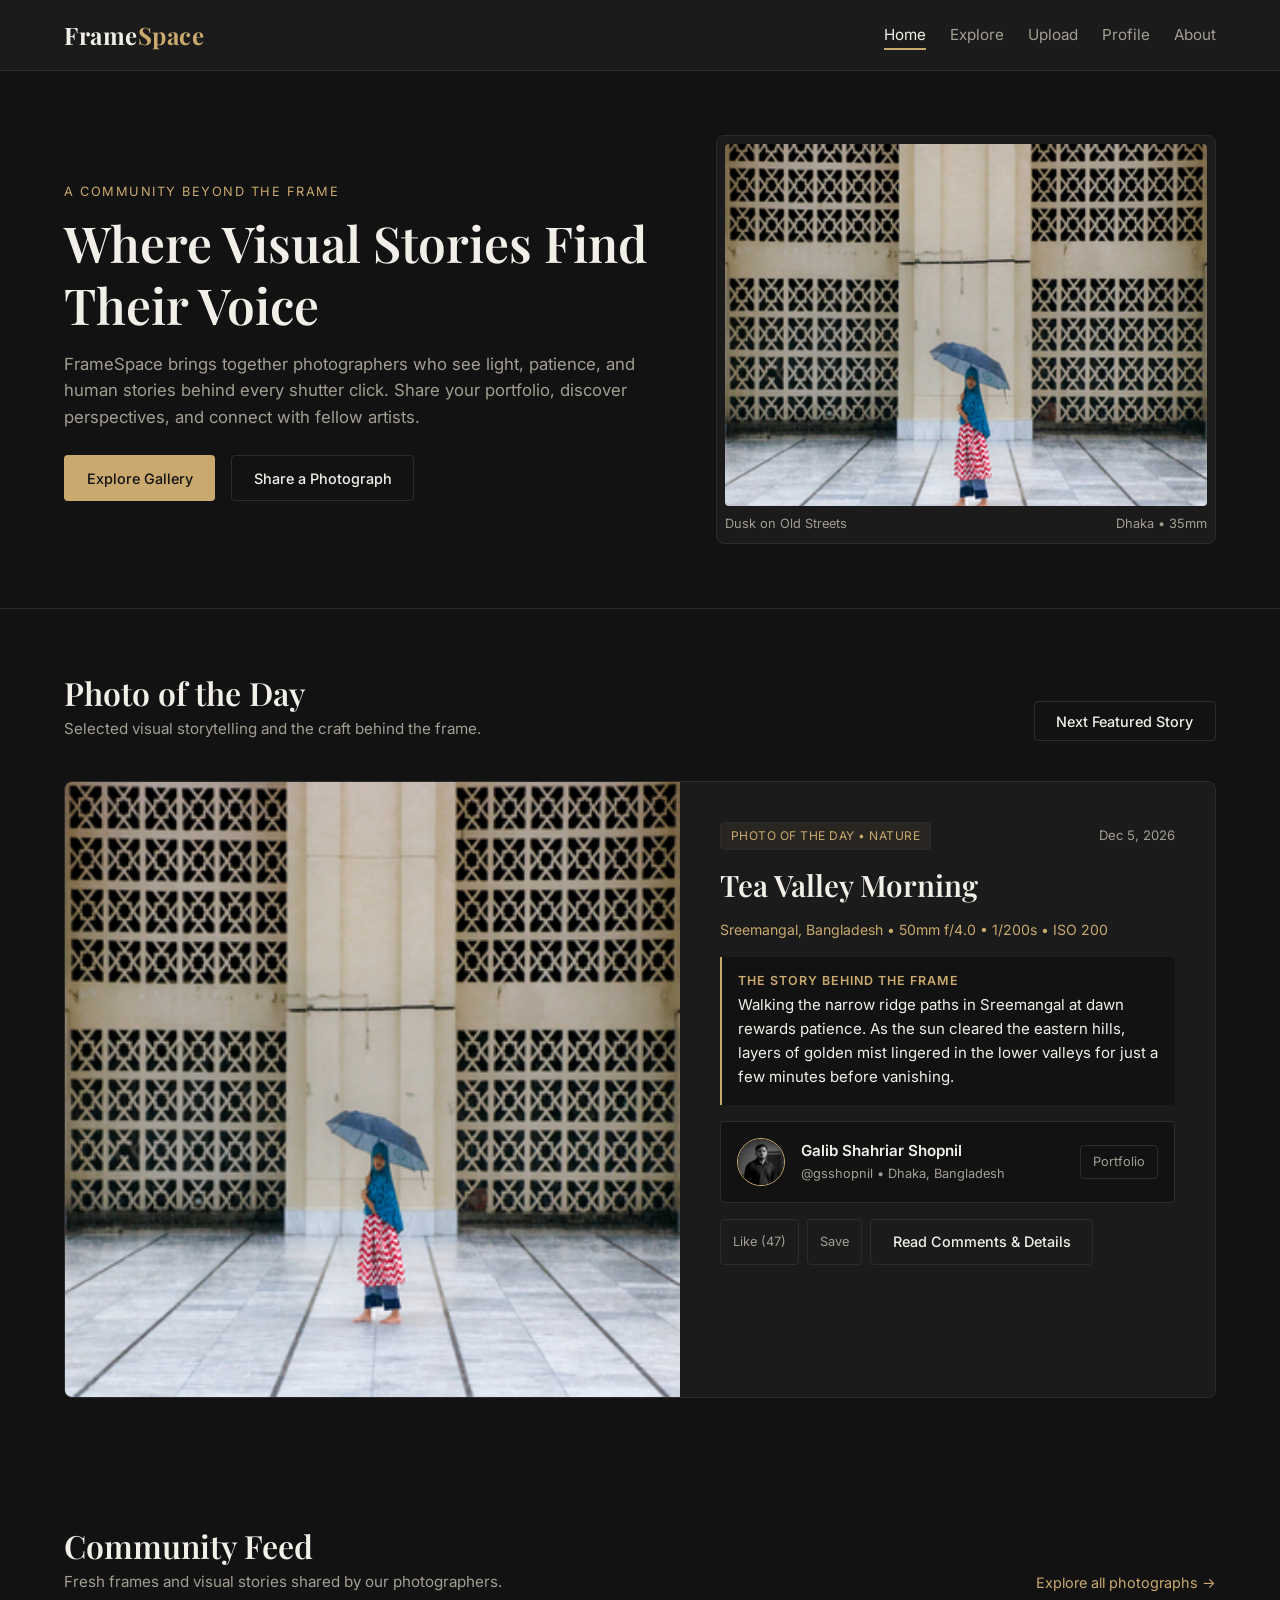
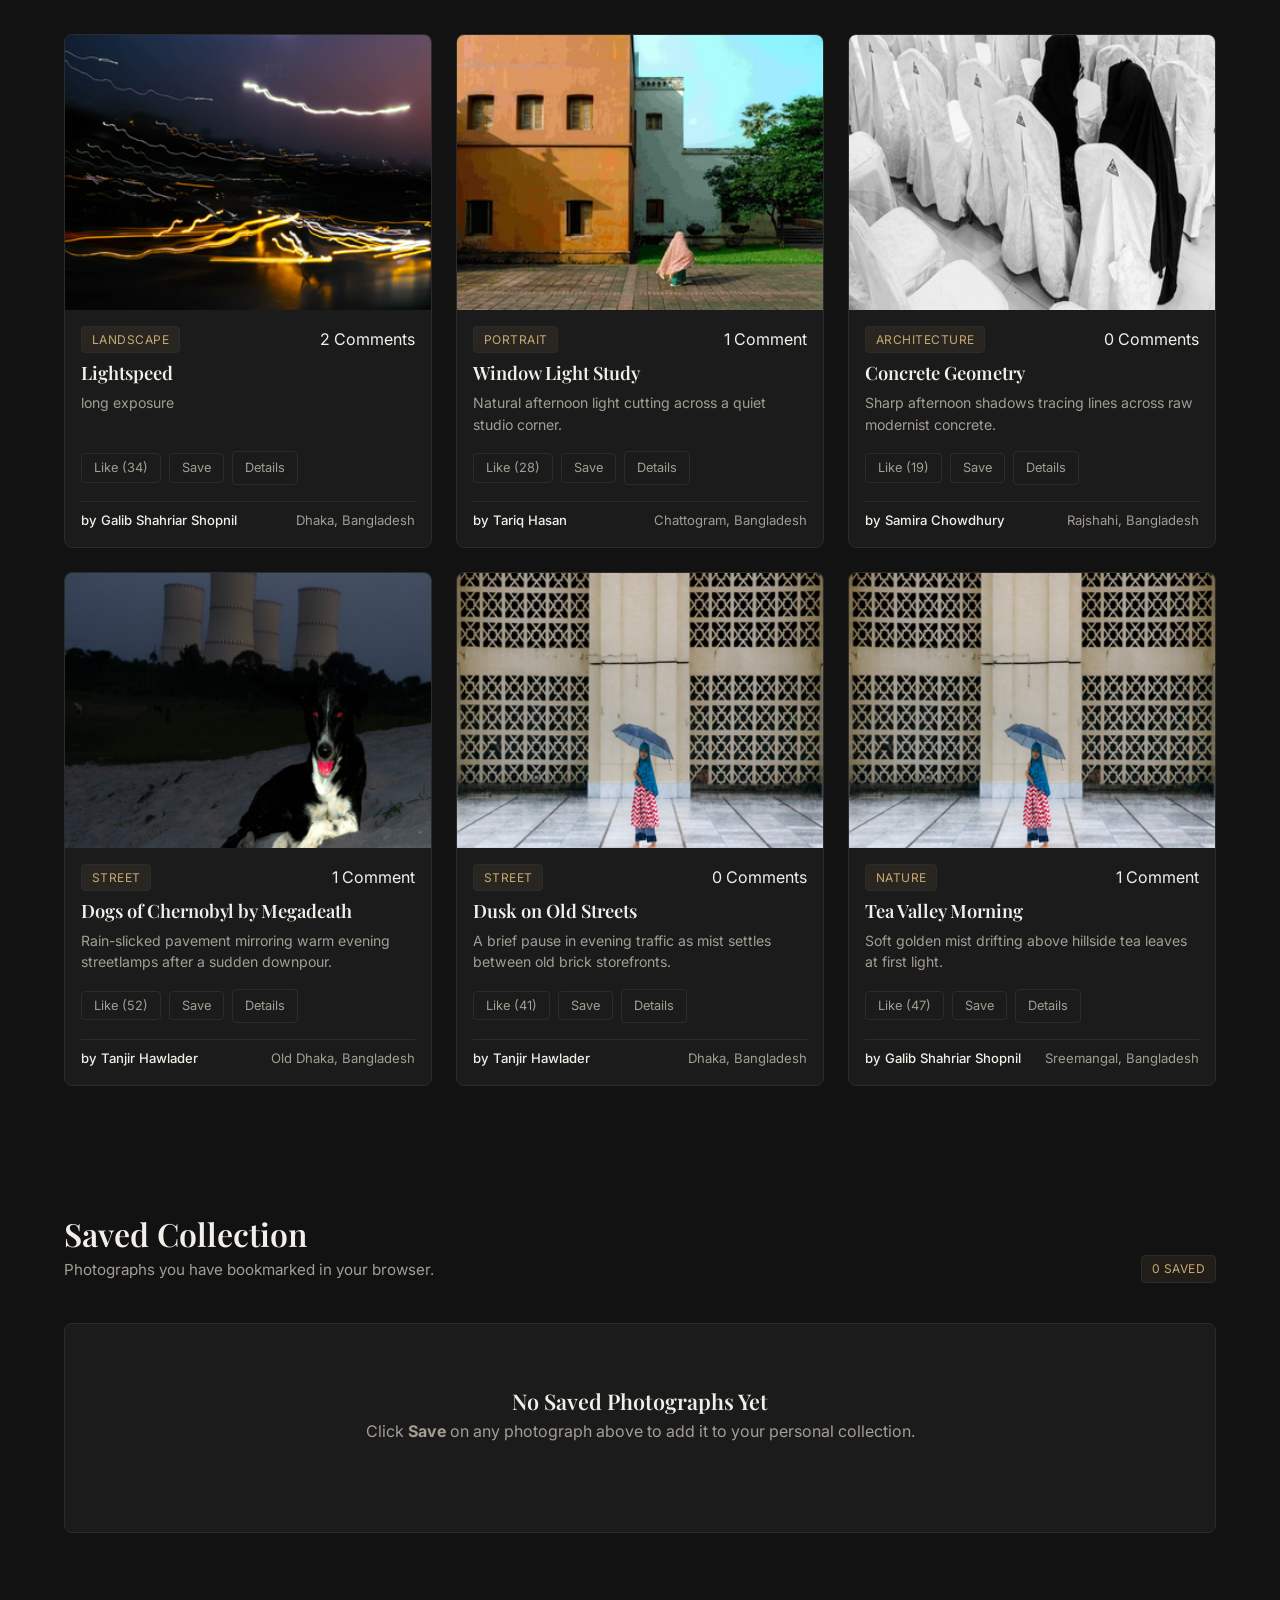
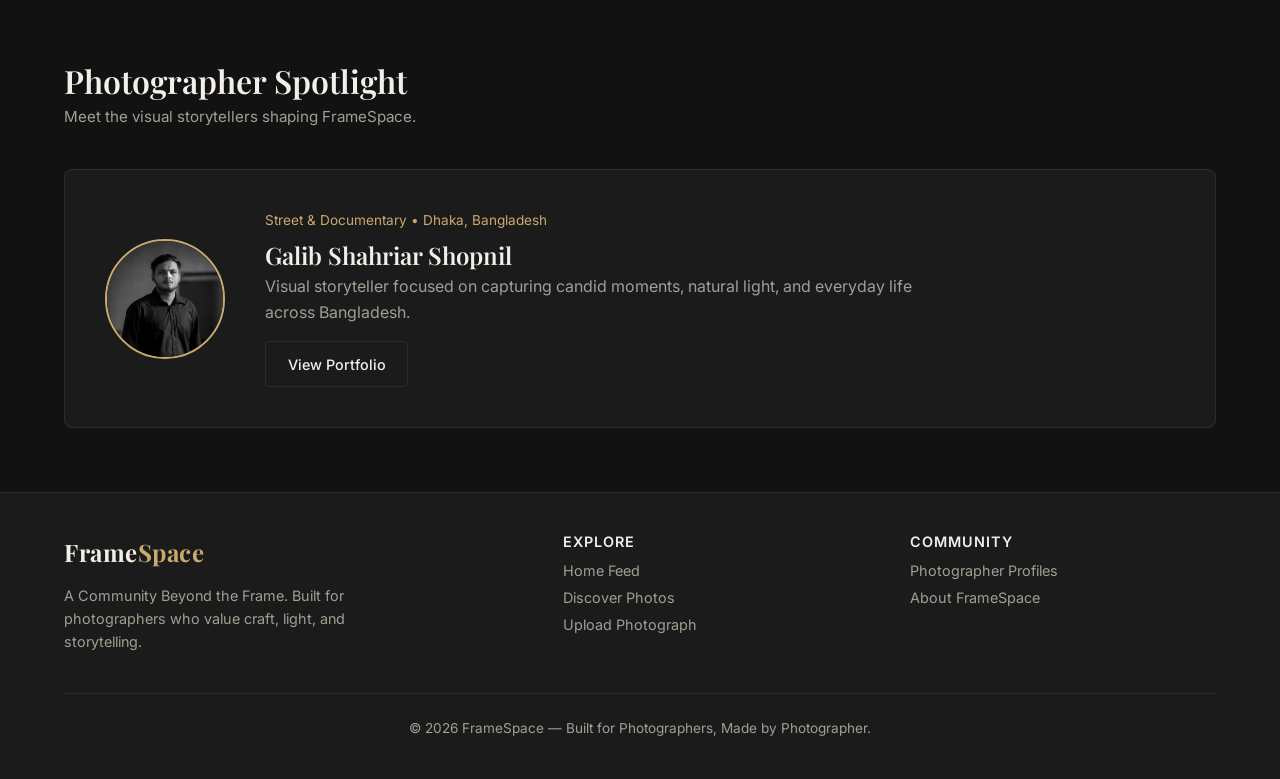
<file: index.html>
<!DOCTYPE html>
<html lang="en">
<head>
  <meta charset="UTF-8">
  <meta name="viewport" content="width=device-width, initial-scale=1.0">
  <meta name="description" content="FrameSpace — A Community Beyond the Frame. Discover visual stories and share your photography.">
  <title>FrameSpace — A Community Beyond the Frame</title>

  <link rel="preconnect" href="https://fonts.googleapis.com">
  <link rel="preconnect" href="https://fonts.gstatic.com" crossorigin>
  <link href="https://fonts.googleapis.com/css2?family=Inter:wght@400;500;600&family=Playfair+Display:wght@600;700&display=swap" rel="stylesheet">

  <link rel="stylesheet" href="css/style.css">
  <link rel="stylesheet" href="css/components.css">
  <link rel="stylesheet" href="css/responsive.css">

  <script src="js/main.js" defer></script>
  <script src="js/data.js" defer></script>
  <script src="js/storage.js" defer></script>
  <script src="js/feed.js" defer></script>
  <script src="js/photo-of-the-day.js" defer></script>
</head>
<body>

  <header class="site-header">
    <div class="container navbar">
      <a href="index.html" class="brand-logo">Frame<span>Space</span></a>

      <button
        type="button"
        id="navToggle"
        class="nav-toggle"
        aria-label="Toggle navigation"
        aria-expanded="false"
      >
        Menu
      </button>

      <nav id="navMenu" class="nav-menu" aria-label="Primary Navigation">
        <ul class="nav-links">
          <li><a href="index.html" class="nav-link active">Home</a></li>
          <li><a href="explore.html" class="nav-link">Explore</a></li>
          <li><a href="upload.html" class="nav-link">Upload</a></li>
          <li><a href="profile.html" class="nav-link">Profile</a></li>
          <li><a href="about.html" class="nav-link">About</a></li>
        </ul>
      </nav>
    </div>
  </header>

  <main>
    <section class="hero">
      <div class="container hero-grid">
        <div>
          <span class="hero-eyebrow">A Community Beyond the Frame</span>
          <h1 class="hero-title">Where Visual Stories Find Their Voice</h1>
          <p class="hero-description">
            FrameSpace brings together photographers who see light, patience, and human stories behind every shutter click. Share your portfolio, discover perspectives, and connect with fellow artists.
          </p>
          <div class="hero-actions">
            <a href="explore.html" class="btn btn-primary">Explore Gallery</a>
            <a href="upload.html" class="btn btn-outline">Share a Photograph</a>
          </div>
        </div>

        <figure class="hero-frame">
          <img src="assets/images/photos/hero-frame.jpg" alt="Atmospheric evening street scene captured through mist">
          <figcaption class="hero-caption">
            <span>Dusk on Old Streets</span>
            <span>Dhaka &bull; 35mm</span>
          </figcaption>
        </figure>
      </div>
    </section>

    <section class="section">
      <div class="container">
        <div class="section-header-row">
          <div>
            <h2>Photo of the Day</h2>
            <p class="section-subtitle">Selected visual storytelling and the craft behind the frame.</p>
          </div>
          <button type="button" id="cyclePotdBtn" class="btn btn-outline">Next Featured Story</button>
        </div>

        <div id="photoOfTheDayContainer"></div>
      </div>
    </section>

    <section class="section">
      <div class="container">
        <div class="section-header-row">
          <div>
            <h2>Community Feed</h2>
            <p class="section-subtitle">Fresh frames and visual stories shared by our photographers.</p>
          </div>
          <a href="explore.html" class="text-link">Explore all photographs &rarr;</a>
        </div>

        <div id="photoFeedGrid" class="photo-grid"></div>
      </div>
    </section>

    <section class="section">
      <div class="container">
        <div class="section-header-row">
          <div>
            <h2>Saved Collection</h2>
            <p class="section-subtitle">Photographs you have bookmarked in your browser.</p>
          </div>
          <span id="savedCount" class="badge">0 Saved</span>
        </div>

        <div id="savedCollectionGrid" class="photo-grid" hidden></div>

        <div id="savedEmptyState" class="empty-state">
          <h3>No Saved Photographs Yet</h3>
          <p>Click <strong>Save</strong> on any photograph above to add it to your personal collection.</p>
        </div>
      </div>
    </section>

    <section class="section">
      <div class="container">
        <div class="section-header">
          <h2>Photographer Spotlight</h2>
          <p class="section-subtitle">Meet the visual storytellers shaping FrameSpace.</p>
        </div>

        <div class="spotlight-card">
          <img
            src="assets/images/avatars/spotlight-photographer.jpg"
            alt="Portrait of spotlight photographer Galib Shahriar Shopnil"
            class="spotlight-avatar"
          >
          <div class="spotlight-info">
            <p class="spotlight-meta">Street &amp; Documentary &bull; Dhaka, Bangladesh</p>
            <h3>Galib Shahriar Shopnil</h3>
            <p class="spotlight-bio">
              Visual storyteller focused on capturing candid moments, natural light, and everyday life across Bangladesh.
            </p>
            <a href="profile.html?id=gsshopnil" class="btn btn-outline">View Portfolio</a>
          </div>
        </div>
      </div>
    </section>
  </main>

  <footer class="site-footer">
    <div class="container">
      <div class="footer-grid">
        <div>
          <a href="index.html" class="brand-logo">Frame<span>Space</span></a>
          <p style="margin-top: 0.75rem; max-width: 36ch;">
            A Community Beyond the Frame. Built for photographers who value craft, light, and storytelling.
          </p>
        </div>

        <div>
          <h4 class="footer-heading">Explore</h4>
          <ul class="footer-links">
            <li><a href="index.html">Home Feed</a></li>
            <li><a href="explore.html">Discover Photos</a></li>
            <li><a href="upload.html">Upload Photograph</a></li>
          </ul>
        </div>

        <div>
          <h4 class="footer-heading">Community</h4>
          <ul class="footer-links">
            <li><a href="profile.html">Photographer Profiles</a></li>
            <li><a href="about.html">About FrameSpace</a></li>
          </ul>
        </div>
      </div>

      <p class="footer-bottom">
        &copy; <span id="currentYear">2026</span> FrameSpace &mdash; Built for Photographers, Made by Photographer.
      </p>
    </div>
  </footer>

</body>
</html>
</file>
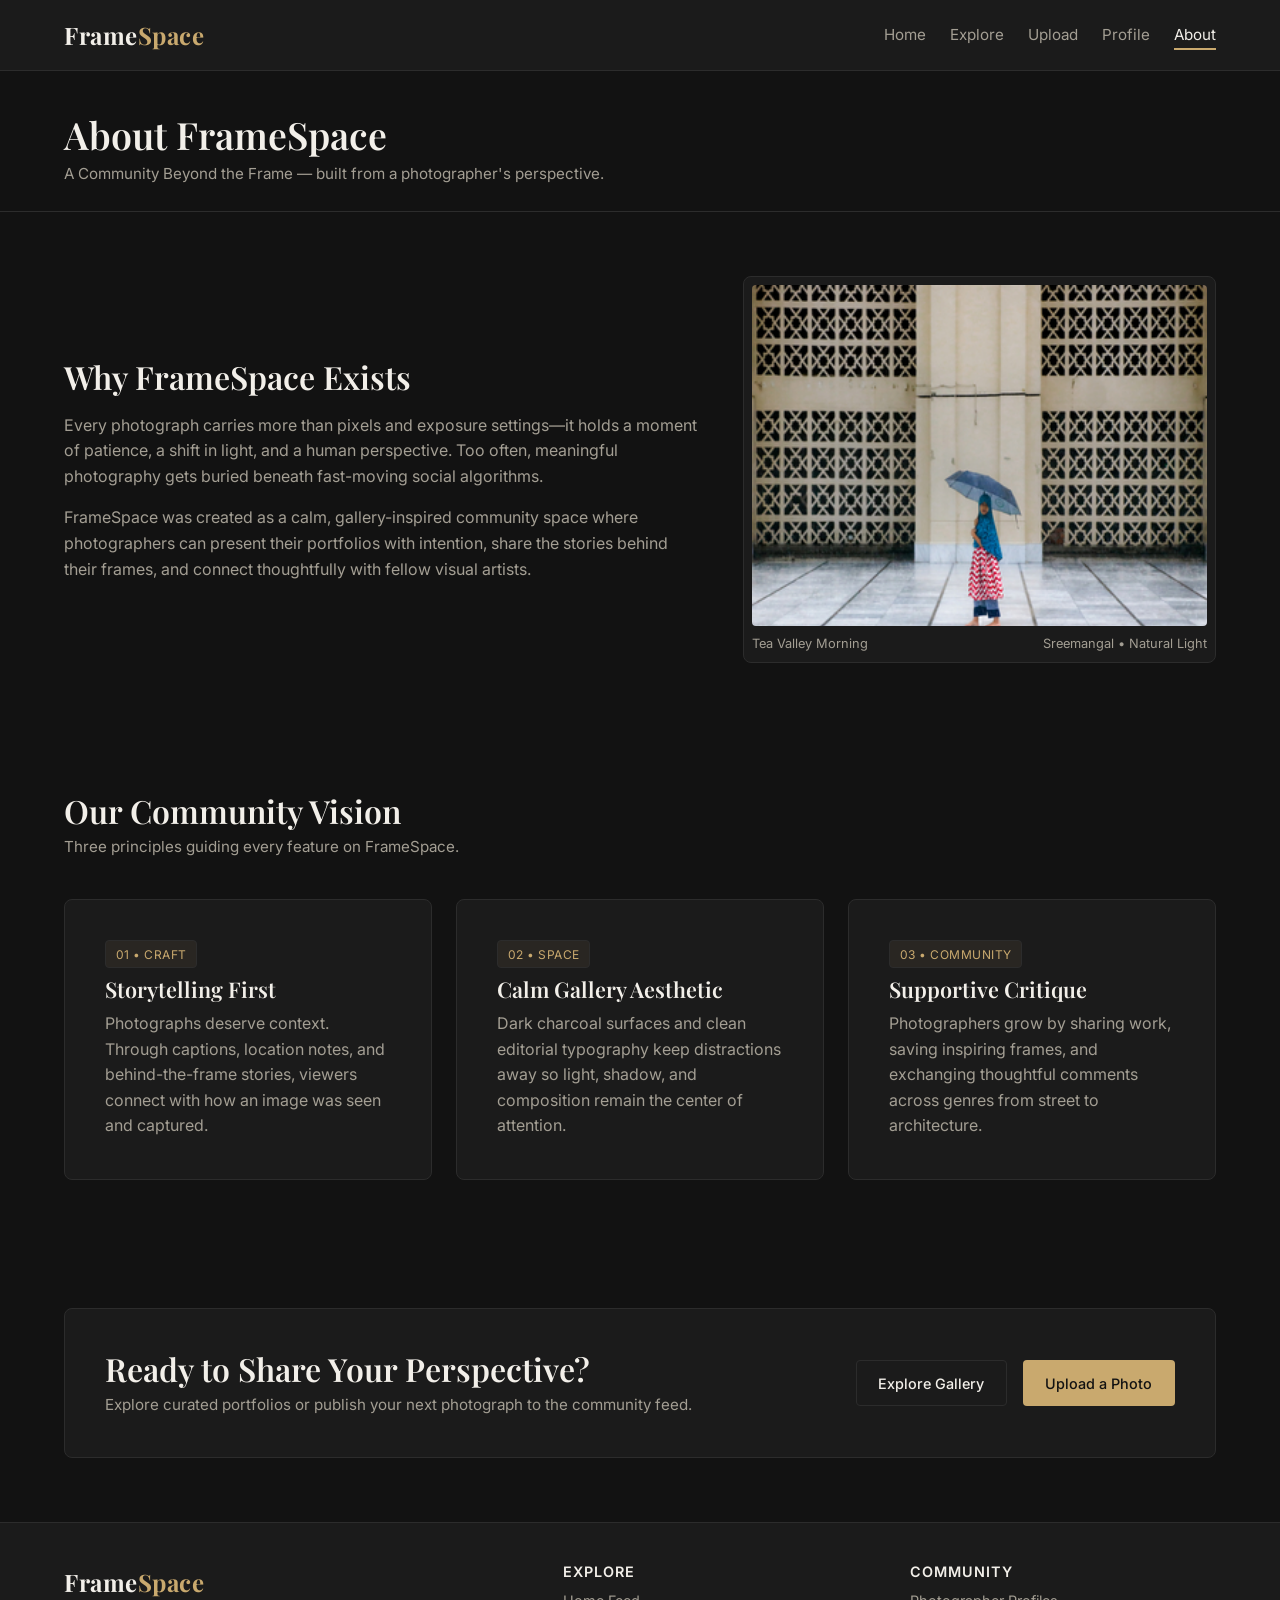
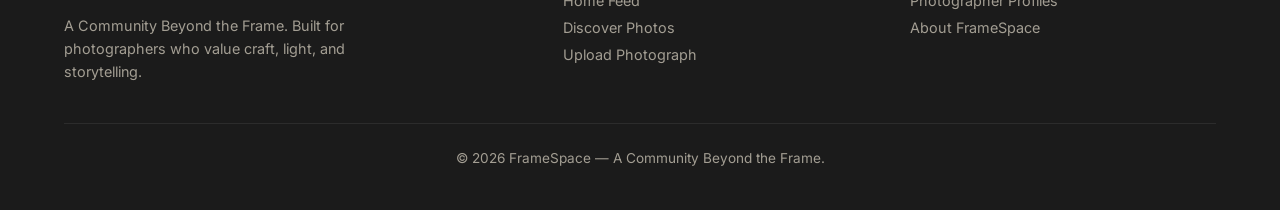
<file: about.html>
<!DOCTYPE html>
<html lang="en">
<head>
  <meta charset="UTF-8">
  <meta name="viewport" content="width=device-width, initial-scale=1.0">
  <meta name="description" content="Learn about FrameSpace — A Community Beyond the Frame. Our purpose, storytelling vision, and photography values.">
  <title>About — FrameSpace</title>

  <link rel="preconnect" href="https://fonts.googleapis.com">
  <link rel="preconnect" href="https://fonts.gstatic.com" crossorigin>
  <link href="https://fonts.googleapis.com/css2?family=Inter:wght@400;500;600&family=Playfair+Display:wght@600;700&display=swap" rel="stylesheet">

  <link rel="stylesheet" href="css/style.css">
  <link rel="stylesheet" href="css/components.css">
  <link rel="stylesheet" href="css/responsive.css">

  <script src="js/main.js" defer></script>
</head>
<body>

  <header class="site-header">
    <div class="container navbar">
      <a href="index.html" class="brand-logo">Frame<span>Space</span></a>

      <button
        type="button"
        id="navToggle"
        class="nav-toggle"
        aria-label="Toggle navigation"
        aria-expanded="false"
      >
        Menu
      </button>

      <nav id="navMenu" class="nav-menu" aria-label="Primary Navigation">
        <ul class="nav-links">
          <li><a href="index.html" class="nav-link">Home</a></li>
          <li><a href="explore.html" class="nav-link">Explore</a></li>
          <li><a href="upload.html" class="nav-link">Upload</a></li>
          <li><a href="profile.html" class="nav-link">Profile</a></li>
          <li><a href="about.html" class="nav-link active">About</a></li>
        </ul>
      </nav>
    </div>
  </header>

  <main>
    <section class="page-header">
      <div class="container">
        <h1>About FrameSpace</h1>
        <p class="section-subtitle">A Community Beyond the Frame &mdash; built from a photographer's perspective.</p>
      </div>
    </section>

    <section class="section">
      <div class="container about-grid">
        <div class="about-story">
          <h2>Why FrameSpace Exists</h2>
          <p>
            Every photograph carries more than pixels and exposure settings—it holds a moment of patience, a shift in light, and a human perspective. Too often, meaningful photography gets buried beneath fast-moving social algorithms.
          </p>
          <p>
            FrameSpace was created as a calm, gallery-inspired community space where photographers can present their portfolios with intention, share the stories behind their frames, and connect thoughtfully with fellow visual artists.
          </p>
        </div>

        <figure class="hero-frame">
          <img src="assets/images/photos/upload-4.jpg" alt="Morning mist drifting over hillside tea valleys">
          <figcaption class="hero-caption">
            <span>Tea Valley Morning</span>
            <span>Sreemangal &bull; Natural Light</span>
          </figcaption>
        </figure>
      </div>
    </section>

    <section class="section">
      <div class="container">
        <div class="section-header">
          <h2>Our Community Vision</h2>
          <p class="section-subtitle">Three principles guiding every feature on FrameSpace.</p>
        </div>

        <div class="vision-grid">
          <article class="vision-card">
            <span class="badge">01 &bull; Craft</span>
            <h3>Storytelling First</h3>
            <p>
              Photographs deserve context. Through captions, location notes, and behind-the-frame stories, viewers connect with how an image was seen and captured.
            </p>
          </article>

          <article class="vision-card">
            <span class="badge">02 &bull; Space</span>
            <h3>Calm Gallery Aesthetic</h3>
            <p>
              Dark charcoal surfaces and clean editorial typography keep distractions away so light, shadow, and composition remain the center of attention.
            </p>
          </article>

          <article class="vision-card">
            <span class="badge">03 &bull; Community</span>
            <h3>Supportive Critique</h3>
            <p>
              Photographers grow by sharing work, saving inspiring frames, and exchanging thoughtful comments across genres from street to architecture.
            </p>
          </article>
        </div>
      </div>
    </section>

    <section class="section">
      <div class="container">
        <div class="about-cta-card">
          <div>
            <h2>Ready to Share Your Perspective?</h2>
            <p class="section-subtitle">Explore curated portfolios or publish your next photograph to the community feed.</p>
          </div>
          <div class="hero-actions">
            <a href="explore.html" class="btn btn-outline">Explore Gallery</a>
            <a href="upload.html" class="btn btn-primary">Upload a Photo</a>
          </div>
        </div>
      </div>
    </section>
  </main>

  <footer class="site-footer">
    <div class="container">
      <div class="footer-grid">
        <div>
          <a href="index.html" class="brand-logo">Frame<span>Space</span></a>
          <p style="margin-top: 0.75rem; max-width: 36ch;">
            A Community Beyond the Frame. Built for photographers who value craft, light, and storytelling.
          </p>
        </div>

        <div>
          <h4 class="footer-heading">Explore</h4>
          <ul class="footer-links">
            <li><a href="index.html">Home Feed</a></li>
            <li><a href="explore.html">Discover Photos</a></li>
            <li><a href="upload.html">Upload Photograph</a></li>
          </ul>
        </div>

        <div>
          <h4 class="footer-heading">Community</h4>
          <ul class="footer-links">
            <li><a href="profile.html">Photographer Profiles</a></li>
            <li><a href="about.html">About FrameSpace</a></li>
          </ul>
        </div>
      </div>

      <p class="footer-bottom">
        &copy; <span id="currentYear">2026</span> FrameSpace &mdash; A Community Beyond the Frame.
      </p>
    </div>
  </footer>

</body>
</html>
</file>
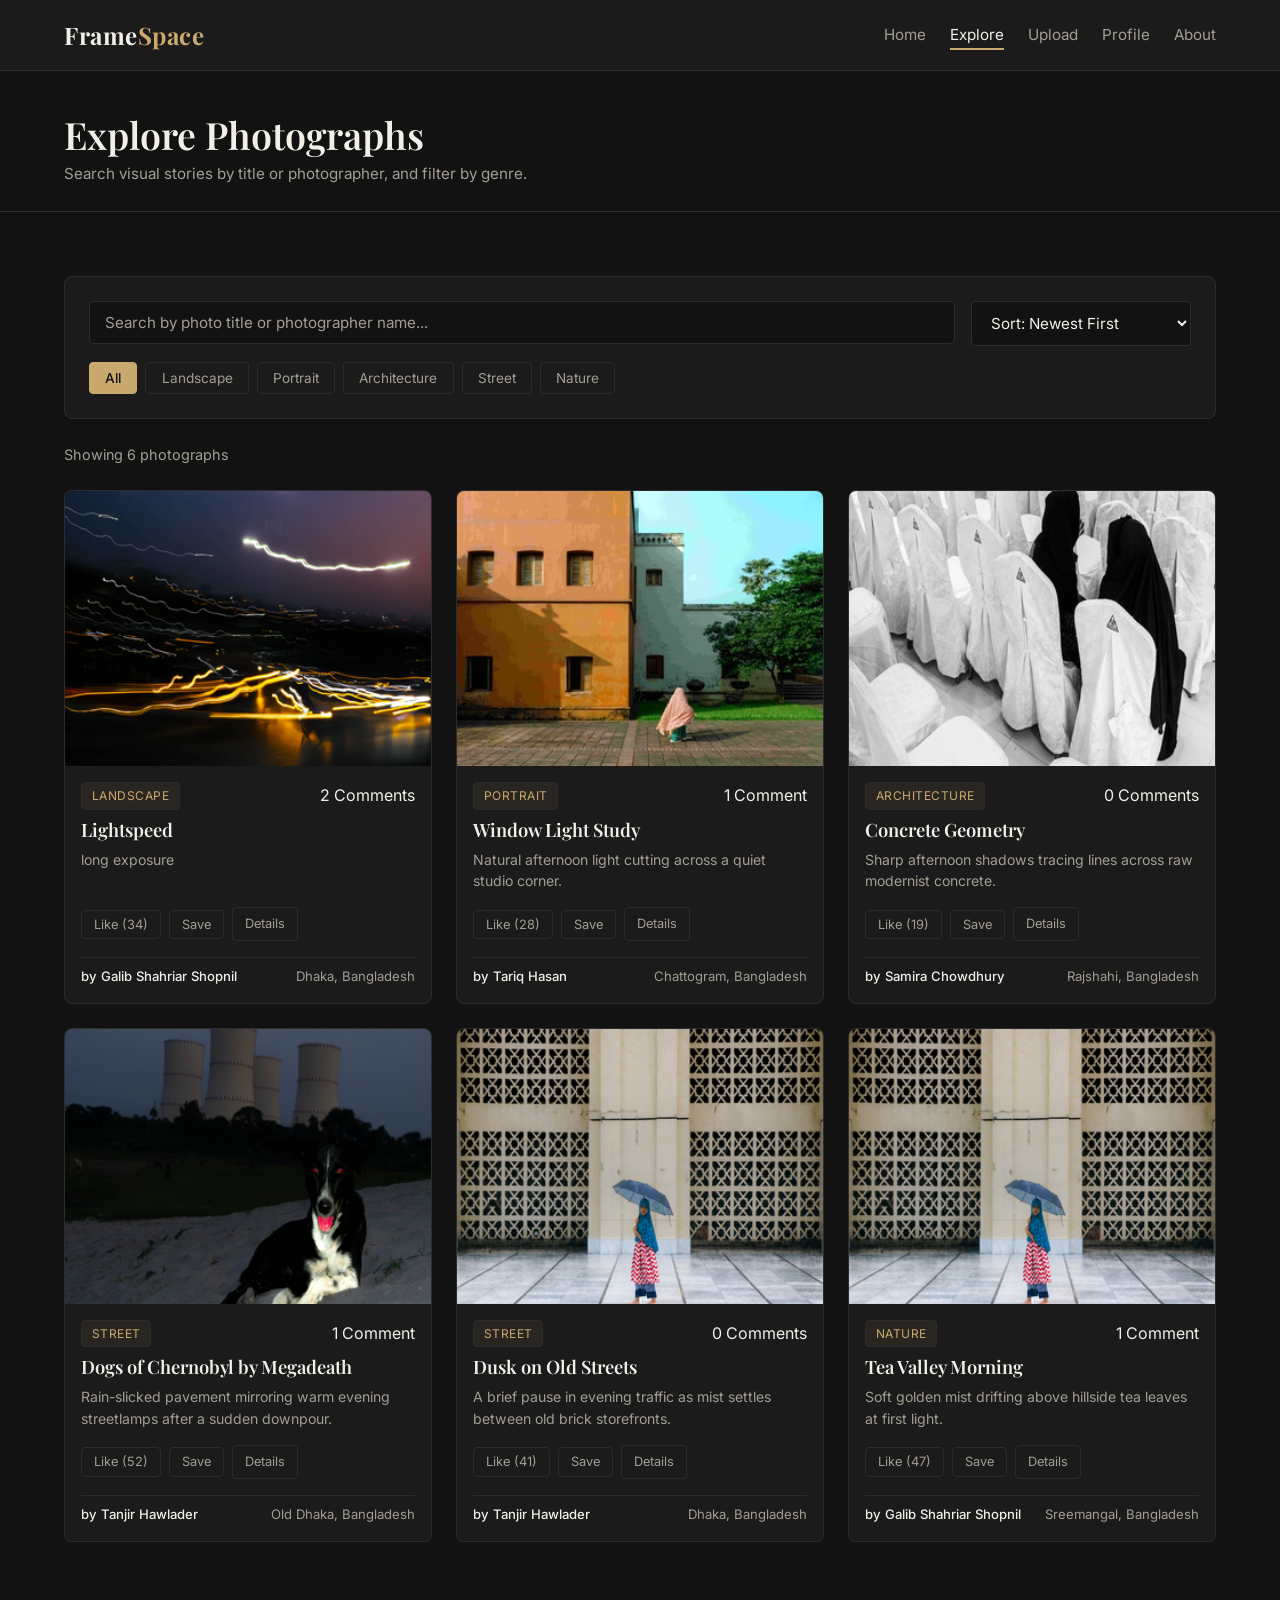
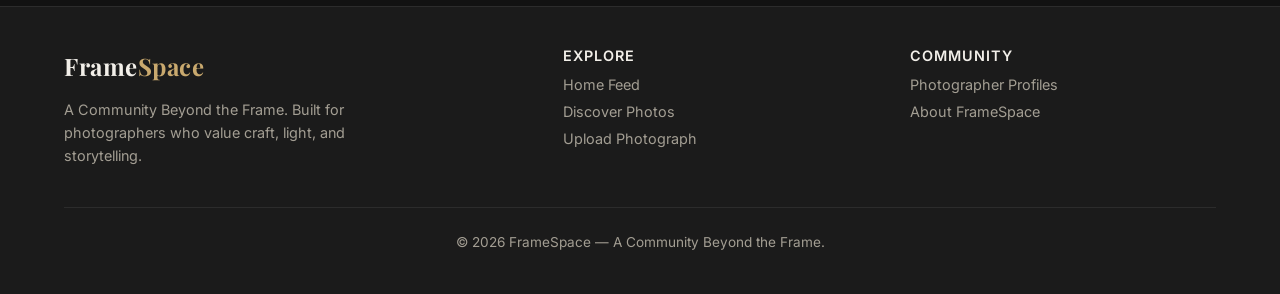
<file: explore.html>
<!DOCTYPE html>
<html lang="en">
<head>
  <meta charset="UTF-8">
  <meta name="viewport" content="width=device-width, initial-scale=1.0">
  <meta name="description" content="Explore community photography on FrameSpace by category, title, or photographer.">
  <title>Explore — FrameSpace</title>

  <link rel="preconnect" href="https://fonts.googleapis.com">
  <link rel="preconnect" href="https://fonts.gstatic.com" crossorigin>
  <link href="https://fonts.googleapis.com/css2?family=Inter:wght@400;500;600&family=Playfair+Display:wght@600;700&display=swap" rel="stylesheet">

  <link rel="stylesheet" href="css/style.css">
  <link rel="stylesheet" href="css/components.css">
  <link rel="stylesheet" href="css/responsive.css">

  <script src="js/main.js" defer></script>
  <script src="js/data.js" defer></script>
  <script src="js/storage.js" defer></script>
  <script src="js/feed.js" defer></script>
  <script src="js/explore.js" defer></script>
</head>
<body>

  <header class="site-header">
    <div class="container navbar">
      <a href="index.html" class="brand-logo">Frame<span>Space</span></a>

      <button
        type="button"
        id="navToggle"
        class="nav-toggle"
        aria-label="Toggle navigation"
        aria-expanded="false"
      >
        Menu
      </button>

      <nav id="navMenu" class="nav-menu" aria-label="Primary Navigation">
        <ul class="nav-links">
          <li><a href="index.html" class="nav-link">Home</a></li>
          <li><a href="explore.html" class="nav-link active">Explore</a></li>
          <li><a href="upload.html" class="nav-link">Upload</a></li>
          <li><a href="profile.html" class="nav-link">Profile</a></li>
          <li><a href="about.html" class="nav-link">About</a></li>
        </ul>
      </nav>
    </div>
  </header>

  <main>
    <section class="page-header">
      <div class="container">
        <h1>Explore Photographs</h1>
        <p class="section-subtitle">Search visual stories by title or photographer, and filter by genre.</p>
      </div>
    </section>

    <section class="section">
      <div class="container">
        <div class="explore-toolbar">
          <div class="explore-controls-row">
            <div>
              <label for="searchInput" class="sr-only">Search by title or photographer</label>
              <input
                type="search"
                id="searchInput"
                class="form-input"
                placeholder="Search by photo title or photographer name..."
              >
            </div>

            <div>
              <label for="sortSelect" class="sr-only">Sort photographs</label>
              <select id="sortSelect" class="form-select">
                <option value="newest">Sort: Newest First</option>
                <option value="oldest">Sort: Oldest First</option>
                <option value="likes">Sort: Most Liked</option>
              </select>
            </div>
          </div>

          <div id="categoryFilters" class="filter-pills" role="group" aria-label="Filter by category"></div>
        </div>

        <div class="explore-meta-bar">
          <p id="resultsCount">Showing 0 photographs</p>
        </div>

        <div id="exploreGrid" class="photo-grid"></div>

        <div id="emptyState" class="empty-state" hidden>
          <h3>No Photographs Found</h3>
          <p>Try a different search term or clear your category filter.</p>
          <button type="button" id="resetFiltersBtn" class="btn btn-outline">Reset Filters</button>
        </div>
      </div>
    </section>
  </main>

  <footer class="site-footer">
    <div class="container">
      <div class="footer-grid">
        <div>
          <a href="index.html" class="brand-logo">Frame<span>Space</span></a>
          <p style="margin-top: 0.75rem; max-width: 36ch;">
            A Community Beyond the Frame. Built for photographers who value craft, light, and storytelling.
          </p>
        </div>

        <div>
          <h4 class="footer-heading">Explore</h4>
          <ul class="footer-links">
            <li><a href="index.html">Home Feed</a></li>
            <li><a href="explore.html">Discover Photos</a></li>
            <li><a href="upload.html">Upload Photograph</a></li>
          </ul>
        </div>

        <div>
          <h4 class="footer-heading">Community</h4>
          <ul class="footer-links">
            <li><a href="profile.html">Photographer Profiles</a></li>
            <li><a href="about.html">About FrameSpace</a></li>
          </ul>
        </div>
      </div>

      <p class="footer-bottom">
        &copy; <span id="currentYear">2026</span> FrameSpace &mdash; A Community Beyond the Frame.
      </p>
    </div>
  </footer>

</body>
</html>
</file>
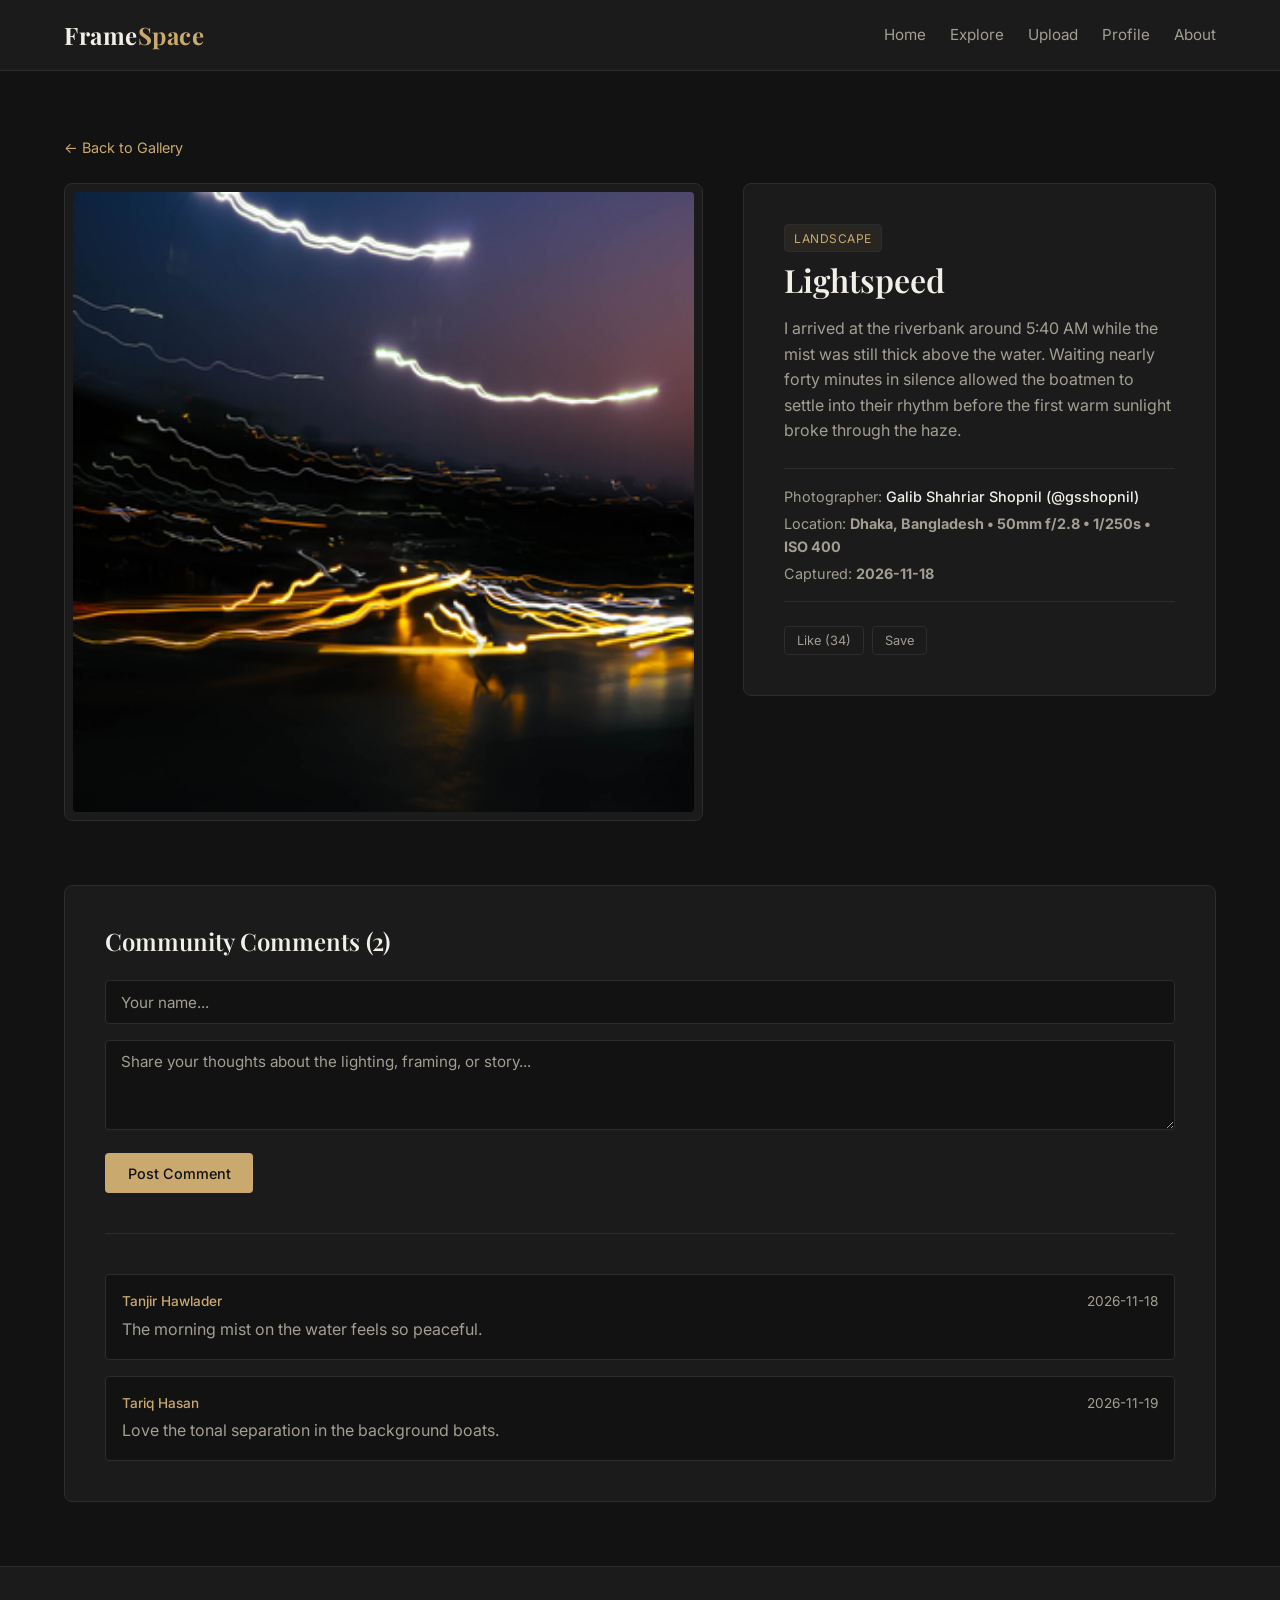
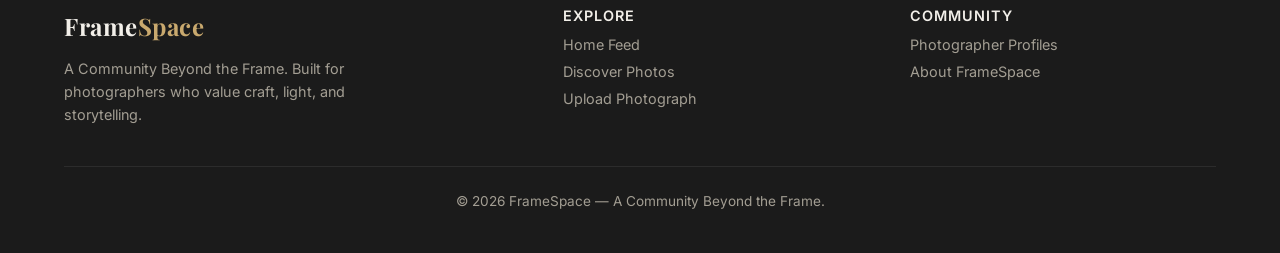
<file: photo-details.html>
<!DOCTYPE html>
<html lang="en">
<head>
  <meta charset="UTF-8">
  <meta name="viewport" content="width=device-width, initial-scale=1.0">
  <meta name="description" content="Inspect full photograph details, photographer info, and community comments on FrameSpace.">
  <title>Photo Details — FrameSpace</title>

  <link rel="preconnect" href="https://fonts.googleapis.com">
  <link rel="preconnect" href="https://fonts.gstatic.com" crossorigin>
  <link href="https://fonts.googleapis.com/css2?family=Inter:wght@400;500;600&family=Playfair+Display:wght@600;700&display=swap" rel="stylesheet">

  <link rel="stylesheet" href="css/style.css">
  <link rel="stylesheet" href="css/components.css">
  <link rel="stylesheet" href="css/responsive.css">

  <script src="js/main.js" defer></script>
  <script src="js/data.js" defer></script>
  <script src="js/storage.js" defer></script>
  <script src="js/feed.js" defer></script>
  <script src="js/photo-details.js" defer></script>
</head>
<body>

  <header class="site-header">
    <div class="container navbar">
      <a href="index.html" class="brand-logo">Frame<span>Space</span></a>

      <button
        type="button"
        id="navToggle"
        class="nav-toggle"
        aria-label="Toggle navigation"
        aria-expanded="false"
      >
        Menu
      </button>

      <nav id="navMenu" class="nav-menu" aria-label="Primary Navigation">
        <ul class="nav-links">
          <li><a href="index.html" class="nav-link">Home</a></li>
          <li><a href="explore.html" class="nav-link">Explore</a></li>
          <li><a href="upload.html" class="nav-link">Upload</a></li>
          <li><a href="profile.html" class="nav-link">Profile</a></li>
          <li><a href="about.html" class="nav-link">About</a></li>
        </ul>
      </nav>
    </div>
  </header>

  <main>
    <section id="photoDetailsSection" class="section">
      <div class="container">
        <a href="explore.html" class="back-link">&larr; Back to Gallery</a>

        <div class="photo-detail-layout">
          <div class="photo-detail-media">
            <img id="detailImage" src="" alt="Full photograph display">
          </div>

          <aside class="photo-detail-panel">
            <span id="detailCategory" class="badge">Category</span>
            <h1 id="detailTitle">Photograph Title</h1>
            <p id="detailCaption" class="photo-detail-description">Description</p>

            <div class="photo-detail-meta">
              <span>Photographer: <a id="detailAuthorLink" href="profile.html" class="photo-card-author-link">Name</a></span>
              <span>Location: <strong id="detailLocation">Location</strong></span>
              <span>Captured: <strong id="detailDate">Date</strong></span>
            </div>

            <div class="photo-detail-actions">
              <button type="button" id="detailLikeBtn" class="action-btn">Like (0)</button>
              <button type="button" id="detailSaveBtn" class="action-btn">Save</button>
            </div>
          </aside>
        </div>

        <div class="comments-section">
          <h2 id="commentsHeading">Community Comments (0)</h2>

          <form id="commentForm" class="comment-form" novalidate>
            <div>
              <label for="commentAuthor" class="sr-only">Your Name</label>
              <input
                type="text"
                id="commentAuthor"
                class="form-input"
                placeholder="Your name..."
              >
            </div>

            <div>
              <label for="commentText" class="sr-only">Your Comment</label>
              <textarea
                id="commentText"
                class="form-textarea"
                placeholder="Share your thoughts about the lighting, framing, or story..."
              ></textarea>
            </div>

            <p id="commentError" class="form-error" hidden></p>

            <div>
              <button type="submit" class="btn btn-primary">Post Comment</button>
            </div>
          </form>

          <div id="commentsList" class="comments-list"></div>
        </div>
      </div>
    </section>
  </main>

  <footer class="site-footer">
    <div class="container">
      <div class="footer-grid">
        <div>
          <a href="index.html" class="brand-logo">Frame<span>Space</span></a>
          <p style="margin-top: 0.75rem; max-width: 36ch;">
            A Community Beyond the Frame. Built for photographers who value craft, light, and storytelling.
          </p>
        </div>

        <div>
          <h4 class="footer-heading">Explore</h4>
          <ul class="footer-links">
            <li><a href="index.html">Home Feed</a></li>
            <li><a href="explore.html">Discover Photos</a></li>
            <li><a href="upload.html">Upload Photograph</a></li>
          </ul>
        </div>

        <div>
          <h4 class="footer-heading">Community</h4>
          <ul class="footer-links">
            <li><a href="profile.html">Photographer Profiles</a></li>
            <li><a href="about.html">About FrameSpace</a></li>
          </ul>
        </div>
      </div>

      <p class="footer-bottom">
        &copy; <span id="currentYear">2026</span> FrameSpace &mdash; A Community Beyond the Frame.
      </p>
    </div>
  </footer>

</body>
</html>
</file>
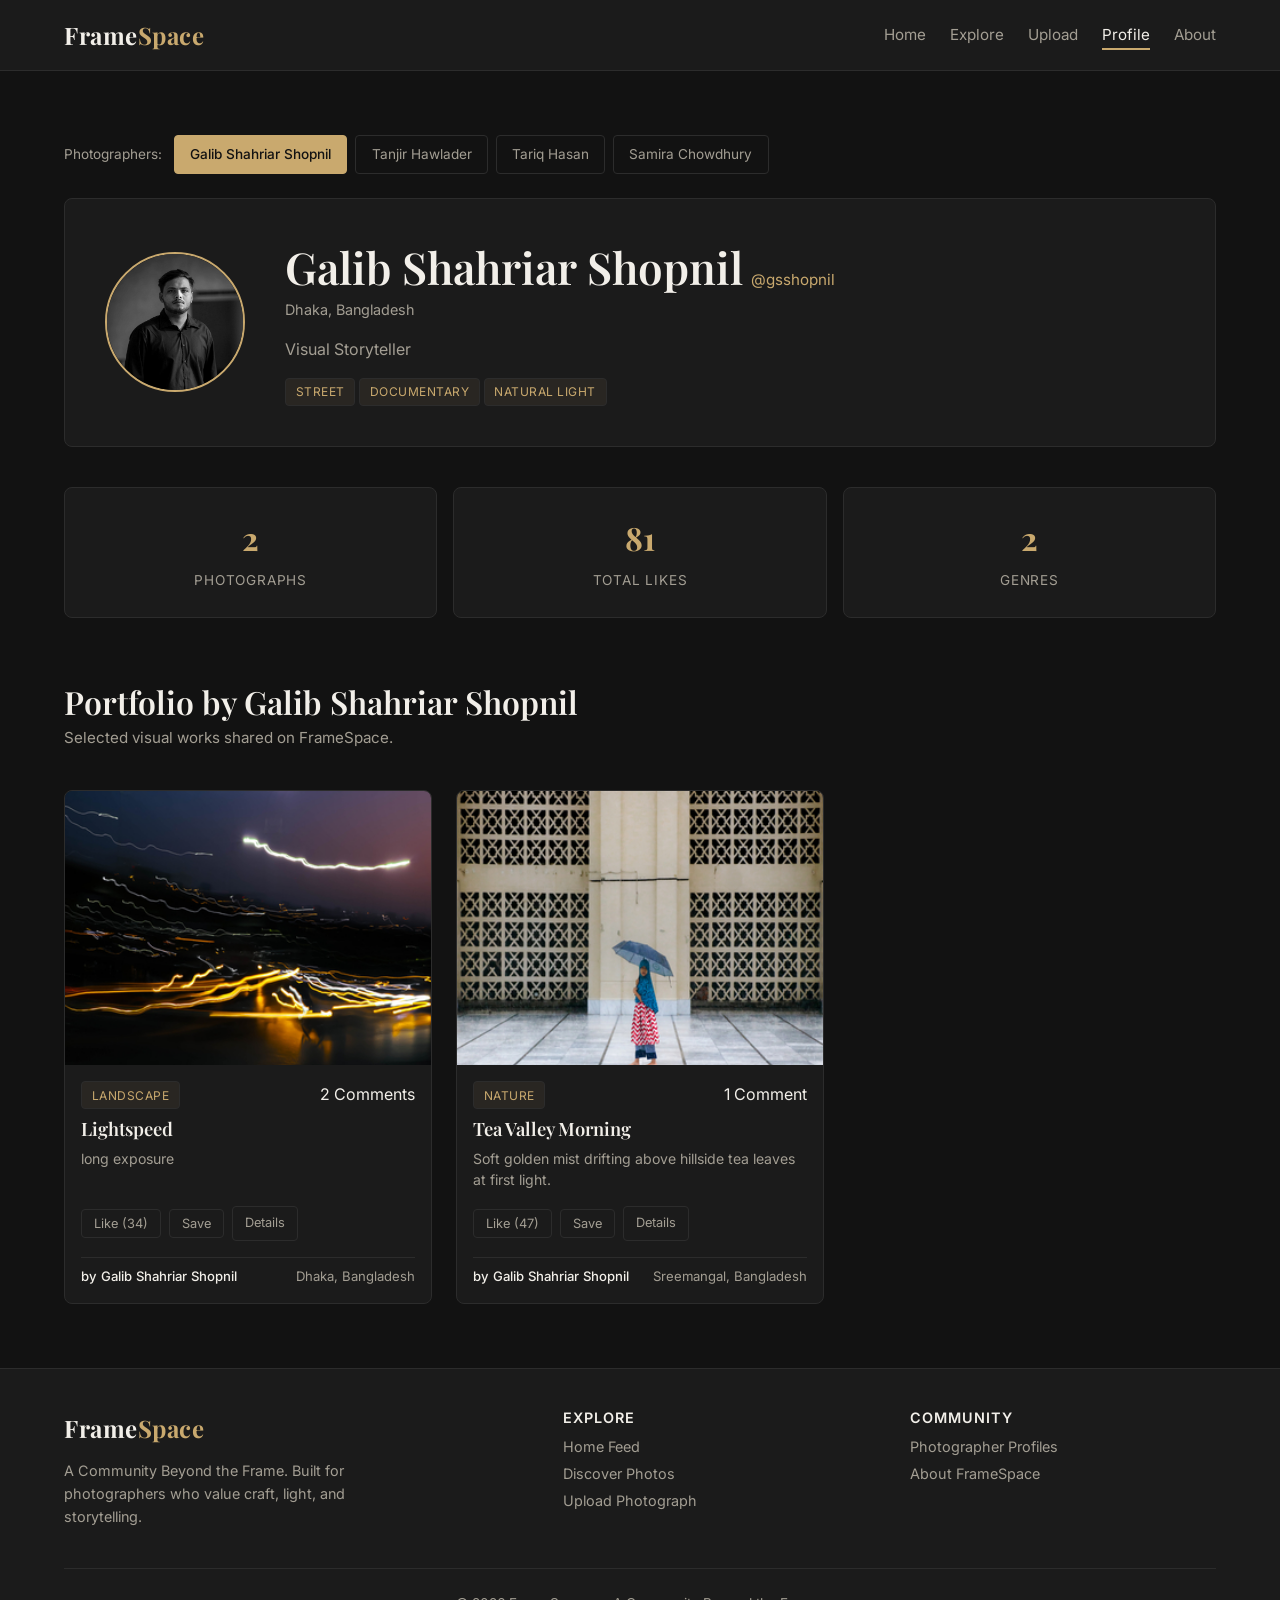
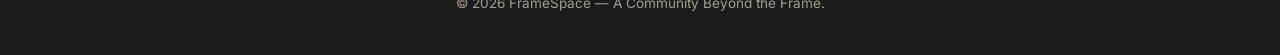
<file: profile.html>
<!DOCTYPE html>
<html lang="en">
<head>
  <meta charset="UTF-8">
  <meta name="viewport" content="width=device-width, initial-scale=1.0">
  <meta name="description" content="View photographer portfolios, biographies, and visual stories on FrameSpace.">
  <title>Photographer Profile — FrameSpace</title>

  <link rel="preconnect" href="https://fonts.googleapis.com">
  <link rel="preconnect" href="https://fonts.gstatic.com" crossorigin>
  <link href="https://fonts.googleapis.com/css2?family=Inter:wght@400;500;600&family=Playfair+Display:wght@600;700&display=swap" rel="stylesheet">

  <link rel="stylesheet" href="css/style.css">
  <link rel="stylesheet" href="css/components.css">
  <link rel="stylesheet" href="css/responsive.css">

  <script src="js/main.js" defer></script>
  <script src="js/data.js" defer></script>
  <script src="js/storage.js" defer></script>
  <script src="js/feed.js" defer></script>
  <script src="js/profile.js" defer></script>
</head>
<body>

  <header class="site-header">
    <div class="container navbar">
      <a href="index.html" class="brand-logo">Frame<span>Space</span></a>

      <button
        type="button"
        id="navToggle"
        class="nav-toggle"
        aria-label="Toggle navigation"
        aria-expanded="false"
      >
        Menu
      </button>

      <nav id="navMenu" class="nav-menu" aria-label="Primary Navigation">
        <ul class="nav-links">
          <li><a href="index.html" class="nav-link">Home</a></li>
          <li><a href="explore.html" class="nav-link">Explore</a></li>
          <li><a href="upload.html" class="nav-link">Upload</a></li>
          <li><a href="profile.html" class="nav-link active">Profile</a></li>
          <li><a href="about.html" class="nav-link">About</a></li>
        </ul>
      </nav>
    </div>
  </header>

  <main>
    <section id="profileContent" class="section">
      <div class="container">
        <div id="photographerSwitcher" class="profile-switcher" aria-label="Switch photographer profile"></div>

        <div class="profile-header-card">
          <img
            id="profileAvatar"
            src="assets/images/avatars/spotlight-photographer.jpg"
            alt="Photographer avatar"
            class="profile-avatar"
          >

          <div>
            <div class="profile-name-row">
              <h1 id="profileName">Photographer Name</h1>
              <span id="profileUsername" class="profile-username">@username</span>
            </div>
            <p id="profileLocation" class="profile-location">Location</p>
            <p id="profileBio" class="profile-bio">Biography goes here.</p>
            <div id="profileInterests" class="interest-tags"></div>
          </div>
        </div>

        <div class="profile-stats">
          <div class="stat-card">
            <span id="statPhotos" class="stat-value">0</span>
            <span class="stat-label">Photographs</span>
          </div>
          <div class="stat-card">
            <span id="statLikes" class="stat-value">0</span>
            <span class="stat-label">Total Likes</span>
          </div>
          <div class="stat-card">
            <span id="statCategories" class="stat-value">0</span>
            <span class="stat-label">Genres</span>
          </div>
        </div>

        <div class="section-header">
          <h2 id="galleryHeading">Portfolio</h2>
          <p class="section-subtitle">Selected visual works shared on FrameSpace.</p>
        </div>

        <div id="profileGalleryGrid" class="photo-grid"></div>
      </div>
    </section>
  </main>

  <footer class="site-footer">
    <div class="container">
      <div class="footer-grid">
        <div>
          <a href="index.html" class="brand-logo">Frame<span>Space</span></a>
          <p style="margin-top: 0.75rem; max-width: 36ch;">
            A Community Beyond the Frame. Built for photographers who value craft, light, and storytelling.
          </p>
        </div>

        <div>
          <h4 class="footer-heading">Explore</h4>
          <ul class="footer-links">
            <li><a href="index.html">Home Feed</a></li>
            <li><a href="explore.html">Discover Photos</a></li>
            <li><a href="upload.html">Upload Photograph</a></li>
          </ul>
        </div>

        <div>
          <h4 class="footer-heading">Community</h4>
          <ul class="footer-links">
            <li><a href="profile.html">Photographer Profiles</a></li>
            <li><a href="about.html">About FrameSpace</a></li>
          </ul>
        </div>
      </div>

      <p class="footer-bottom">
        &copy; <span id="currentYear">2026</span> FrameSpace &mdash; A Community Beyond the Frame.
      </p>
    </div>
  </footer>

</body>
</html>
</file>
<file: css/style.css>
:root {
  --bg-primary: #121212;
  --bg-surface: #1b1b1b;
  --bg-surface-hover: #242424;
  --border-color: #2c2c2c;

  --text-primary: #f2efe9;
  --text-secondary: #a39e93;

  --accent-gold: #c9a96e;
  --accent-gold-hover: #d8bc87;

  --color-danger: #d96b6b;
  --color-success: #6ba37a;

  --font-heading: "Playfair Display", Georgia, serif;
  --font-body: "Inter", system-ui, -apple-system, sans-serif;

  --space-xs: 0.25rem;
  --space-sm: 0.5rem;
  --space-md: 1rem;
  --space-lg: 1.5rem;
  --space-xl: 2.5rem;
  --space-2xl: 4rem;

  --container-width: 1200px;
  --radius-sm: 4px;
  --radius-md: 8px;
  --transition-fast: 0.2s ease;
}

*,
*::before,
*::after {
  box-sizing: border-box;
  margin: 0;
  padding: 0;
}

html {
  scroll-behavior: smooth;
}

body {
  background-color: var(--bg-primary);
  color: var(--text-primary);
  font-family: var(--font-body);
  font-size: 1rem;
  line-height: 1.6;
  min-height: 100vh;
  display: flex;
  flex-direction: column;
  overflow-x: hidden;
}

main {
  flex: 1;
}

h1, h2, h3, h4 {
  font-family: var(--font-heading);
  font-weight: 600;
  line-height: 1.25;
  color: var(--text-primary);
}

h1 { font-size: 2.75rem; }
h2 { font-size: 2rem; }
h3 { font-size: 1.35rem; }

p {
  color: var(--text-secondary);
}

a {
  color: inherit;
  text-decoration: none;
  transition: color var(--transition-fast);
}

img {
  max-width: 100%;
  display: block;
}

input[type="file"] {
  max-width: 100%;
  color: var(--text-secondary);
}

a:focus-visible,
button:focus-visible,
input:focus-visible,
select:focus-visible,
textarea:focus-visible {
  outline: 2px solid var(--accent-gold);
  outline-offset: 2px;
}

.container {
  width: 90%;
  max-width: var(--container-width);
  margin: 0 auto;
}

.section {
  padding: var(--space-2xl) 0;
}

.section-header {
  margin-bottom: var(--space-xl);
}

.section-subtitle {
  margin-top: var(--space-xs);
  font-size: 0.95rem;
  color: var(--text-secondary);
}
</file>
<file: css/components.css>
.site-header {
  background-color: var(--bg-surface);
  border-bottom: 1px solid var(--border-color);
  position: sticky;
  top: 0;
  z-index: 100;
}

.navbar {
  display: flex;
  align-items: center;
  justify-content: space-between;
  padding: var(--space-md) 0;
  gap: var(--space-md);
}

.brand-logo {
  font-family: var(--font-heading);
  font-size: 1.5rem;
  font-weight: 700;
  letter-spacing: 0.5px;
  color: var(--text-primary);
}

.brand-logo span {
  color: var(--accent-gold);
}

.nav-links {
  list-style: none;
  display: flex;
  align-items: center;
  gap: var(--space-lg);
}

.nav-link {
  font-size: 0.95rem;
  color: var(--text-secondary);
  padding: var(--space-xs) 0;
  border-bottom: 2px solid transparent;
  transition: color var(--transition-fast), border-color var(--transition-fast);
}

.nav-link:hover,
.nav-link.active {
  color: var(--text-primary);
  border-bottom-color: var(--accent-gold);
}

.nav-toggle {
  display: none;
  background: transparent;
  border: 1px solid var(--border-color);
  color: var(--text-primary);
  padding: 0.45rem 0.85rem;
  border-radius: var(--radius-sm);
  font-size: 0.9rem;
  cursor: pointer;
}

.nav-toggle:hover {
  border-color: var(--accent-gold);
  color: var(--accent-gold);
}

.btn {
  display: inline-flex;
  align-items: center;
  justify-content: center;
  gap: var(--space-sm);
  padding: 0.65rem 1.35rem;
  font-family: var(--font-body);
  font-size: 0.9rem;
  font-weight: 500;
  border-radius: var(--radius-sm);
  border: 1px solid transparent;
  cursor: pointer;
  transition: background-color var(--transition-fast), color var(--transition-fast), border-color var(--transition-fast);
}

.btn-primary {
  background-color: var(--accent-gold);
  color: #121212;
}

.btn-primary:hover {
  background-color: var(--accent-gold-hover);
}

.btn-outline {
  background-color: transparent;
  color: var(--text-primary);
  border-color: var(--border-color);
}

.btn-outline:hover {
  border-color: var(--accent-gold);
  color: var(--accent-gold);
}

.badge {
  display: inline-block;
  padding: 0.2rem 0.6rem;
  font-size: 0.75rem;
  letter-spacing: 0.5px;
  text-transform: uppercase;
  color: var(--accent-gold);
  border: 1px solid var(--border-color);
  border-radius: var(--radius-sm);
  background-color: rgba(201, 169, 110, 0.08);
}

.hero {
  padding: var(--space-2xl) 0;
  border-bottom: 1px solid var(--border-color);
}

.hero-grid {
  display: grid;
  grid-template-columns: 1.1fr 0.9fr;
  gap: var(--space-xl);
  align-items: center;
}

.hero-eyebrow {
  display: inline-block;
  font-size: 0.8rem;
  text-transform: uppercase;
  letter-spacing: 1.5px;
  color: var(--accent-gold);
  margin-bottom: var(--space-sm);
}

.hero-title {
  font-size: 3.1rem;
  margin-bottom: var(--space-md);
}

.hero-description {
  font-size: 1.05rem;
  max-width: 52ch;
  margin-bottom: var(--space-lg);
}

.hero-actions {
  display: flex;
  flex-wrap: wrap;
  gap: var(--space-md);
}

.hero-frame {
  border: 1px solid var(--border-color);
  border-radius: var(--radius-md);
  padding: var(--space-sm);
  background-color: var(--bg-surface);
}

.hero-frame img {
  width: 100%;
  aspect-ratio: 4 / 3;
  object-fit: cover;
  border-radius: var(--radius-sm);
}

.hero-caption {
  margin-top: var(--space-sm);
  font-size: 0.8rem;
  color: var(--text-secondary);
  display: flex;
  flex-wrap: wrap;
  gap: var(--space-xs);
  justify-content: space-between;
}

.potd-showcase {
  display: grid;
  grid-template-columns: 1.15fr 1fr;
  background-color: var(--bg-surface);
  border: 1px solid var(--border-color);
  border-radius: var(--radius-md);
  overflow: hidden;
  align-items: stretch;
}

.potd-media {
  min-height: 380px;
  background-color: #202020;
  display: block;
}

.potd-media img {
  width: 100%;
  height: 100%;
  object-fit: cover;
}

.potd-content {
  padding: var(--space-xl);
  display: flex;
  flex-direction: column;
  gap: var(--space-md);
}

.potd-top-row {
  display: flex;
  flex-wrap: wrap;
  align-items: center;
  justify-content: space-between;
  gap: var(--space-sm);
}

.potd-date {
  font-size: 0.82rem;
  color: var(--text-secondary);
}

.potd-title {
  font-size: 1.85rem;
}

.potd-title a:hover {
  color: var(--accent-gold);
}

.potd-meta {
  font-size: 0.88rem;
  color: var(--accent-gold);
}

.potd-story-box {
  background-color: var(--bg-primary);
  border-left: 2px solid var(--accent-gold);
  padding: var(--space-md);
  border-radius: 0 var(--radius-sm) var(--radius-sm) 0;
}

.potd-story-heading {
  font-family: var(--font-body);
  font-size: 0.78rem;
  text-transform: uppercase;
  letter-spacing: 1px;
  color: var(--accent-gold);
  margin-bottom: var(--space-xs);
}

.potd-story-text {
  font-size: 0.94rem;
  color: var(--text-primary);
  line-height: 1.6;
}

.potd-photographer {
  display: flex;
  align-items: center;
  justify-content: space-between;
  gap: var(--space-md);
  padding: var(--space-md);
  border: 1px solid var(--border-color);
  border-radius: var(--radius-sm);
  background-color: var(--bg-primary);
}

.potd-photographer-info {
  display: flex;
  align-items: center;
  gap: var(--space-md);
}

.potd-photographer-avatar {
  width: 48px;
  height: 48px;
  border-radius: 50%;
  object-fit: cover;
  border: 1px solid var(--accent-gold);
  flex-shrink: 0;
}

.potd-photographer-name {
  font-size: 0.95rem;
  font-weight: 600;
  color: var(--text-primary);
}

.potd-photographer-meta {
  font-size: 0.8rem;
  color: var(--text-secondary);
}

.potd-actions {
  display: flex;
  flex-wrap: wrap;
  gap: var(--space-sm);
}

.section-header-row {
  display: flex;
  align-items: flex-end;
  justify-content: space-between;
  gap: var(--space-md);
  margin-bottom: var(--space-xl);
}

.text-link {
  font-size: 0.9rem;
  color: var(--accent-gold);
}

.text-link:hover {
  text-decoration: underline;
}

.photo-grid {
  display: grid;
  grid-template-columns: repeat(3, 1fr);
  gap: var(--space-lg);
}

.photo-card {
  display: flex;
  flex-direction: column;
  background-color: var(--bg-surface);
  border: 1px solid var(--border-color);
  border-radius: var(--radius-md);
  overflow: hidden;
  transition: border-color var(--transition-fast), transform var(--transition-fast);
}

.photo-card:hover {
  border-color: var(--accent-gold);
  transform: translateY(-2px);
}

.photo-card-media {
  aspect-ratio: 4 / 3;
  background-color: #202020;
  overflow: hidden;
}

.photo-card-media img {
  width: 100%;
  height: 100%;
  object-fit: cover;
  transition: transform 0.3s ease;
}

.photo-card:hover .photo-card-media img {
  transform: scale(1.02);
}

.photo-card-body {
  padding: var(--space-md);
  display: flex;
  flex-direction: column;
  flex: 1;
}

.photo-card-top {
  display: flex;
  align-items: center;
  justify-content: space-between;
  gap: var(--space-xs);
  margin-bottom: var(--space-sm);
}

.photo-card-title {
  font-size: 1.15rem;
  margin-bottom: var(--space-xs);
  overflow-wrap: anywhere;
}

.photo-card-title a:hover {
  color: var(--accent-gold);
}

.photo-card-caption {
  font-size: 0.88rem;
  color: var(--text-secondary);
  margin: var(--space-xs) 0 var(--space-md);
  line-height: 1.5;
  flex: 1;
  overflow-wrap: anywhere;
}

.photo-card-actions {
  display: flex;
  flex-wrap: wrap;
  align-items: center;
  gap: var(--space-sm);
  margin-bottom: var(--space-md);
}

.action-btn {
  display: inline-flex;
  align-items: center;
  gap: 0.35rem;
  padding: 0.38rem 0.75rem;
  background-color: transparent;
  color: var(--text-secondary);
  border: 1px solid var(--border-color);
  border-radius: var(--radius-sm);
  font-family: var(--font-body);
  font-size: 0.8rem;
  cursor: pointer;
  transition: all var(--transition-fast);
}

.action-btn:hover {
  border-color: var(--accent-gold);
  color: var(--text-primary);
}

.action-btn.is-liked {
  border-color: var(--color-danger);
  color: var(--color-danger);
  background-color: rgba(217, 107, 107, 0.1);
}

.action-btn.is-saved {
  border-color: var(--accent-gold);
  color: var(--accent-gold);
  background-color: rgba(201, 169, 110, 0.12);
}

.photo-card-footer {
  display: flex;
  flex-wrap: wrap;
  align-items: center;
  justify-content: space-between;
  gap: var(--space-xs) var(--space-sm);
  padding-top: var(--space-sm);
  border-top: 1px solid var(--border-color);
  font-size: 0.82rem;
  color: var(--text-secondary);
}

.photo-card-author-link {
  color: var(--text-primary);
  font-weight: 500;
  transition: color var(--transition-fast);
}

.photo-card-author-link:hover {
  color: var(--accent-gold);
  text-decoration: underline;
}

.spotlight-card {
  display: flex;
  align-items: center;
  gap: var(--space-xl);
  background-color: var(--bg-surface);
  border: 1px solid var(--border-color);
  border-radius: var(--radius-md);
  padding: var(--space-xl);
}

.spotlight-avatar {
  width: 120px;
  height: 120px;
  border-radius: 50%;
  object-fit: cover;
  border: 2px solid var(--accent-gold);
  flex-shrink: 0;
}

.spotlight-info h3 {
  font-size: 1.5rem;
  margin-bottom: var(--space-xs);
}

.spotlight-meta {
  font-size: 0.85rem;
  color: var(--accent-gold);
  margin-bottom: var(--space-sm);
}

.spotlight-bio {
  margin-bottom: var(--space-md);
  max-width: 65ch;
}

[hidden] {
  display: none !important;
}

.page-header {
  padding: var(--space-xl) 0 var(--space-lg);
  border-bottom: 1px solid var(--border-color);
}

.page-header h1 {
  font-size: 2.35rem;
  margin-bottom: var(--space-xs);
}

.form-input,
.form-select,
.form-textarea {
  width: 100%;
  padding: 0.7rem 0.95rem;
  background-color: var(--bg-primary);
  color: var(--text-primary);
  border: 1px solid var(--border-color);
  border-radius: var(--radius-sm);
  font-family: var(--font-body);
  font-size: 0.95rem;
  transition: border-color var(--transition-fast);
}

.form-textarea {
  resize: vertical;
  min-height: 90px;
}

.form-input::placeholder,
.form-textarea::placeholder {
  color: var(--text-secondary);
}

.form-input:focus,
.form-select:focus,
.form-textarea:focus {
  outline: none;
  border-color: var(--accent-gold);
}

.form-label {
  display: block;
  font-size: 0.88rem;
  font-weight: 500;
  color: var(--text-primary);
  margin-bottom: var(--space-xs);
}

.form-error {
  font-size: 0.85rem;
  color: var(--color-danger);
}

.form-success {
  padding: var(--space-md);
  border: 1px solid var(--color-success);
  background-color: rgba(107, 163, 122, 0.12);
  color: var(--text-primary);
  border-radius: var(--radius-sm);
  font-size: 0.9rem;
}

.explore-toolbar {
  background-color: var(--bg-surface);
  border: 1px solid var(--border-color);
  border-radius: var(--radius-md);
  padding: var(--space-lg);
  margin-bottom: var(--space-lg);
}

.explore-controls-row {
  display: grid;
  grid-template-columns: 1fr 220px;
  gap: var(--space-md);
  margin-bottom: var(--space-md);
}

.filter-pills {
  display: flex;
  flex-wrap: wrap;
  gap: var(--space-sm);
}

.filter-pill {
  padding: 0.45rem 0.95rem;
  background-color: transparent;
  color: var(--text-secondary);
  border: 1px solid var(--border-color);
  border-radius: var(--radius-sm);
  font-family: var(--font-body);
  font-size: 0.85rem;
  cursor: pointer;
  transition: all var(--transition-fast);
}

.filter-pill:hover {
  border-color: var(--accent-gold);
  color: var(--text-primary);
}

.filter-pill.active {
  background-color: var(--accent-gold);
  border-color: var(--accent-gold);
  color: #121212;
  font-weight: 500;
}

.explore-meta-bar {
  display: flex;
  align-items: center;
  justify-content: space-between;
  margin-bottom: var(--space-lg);
  font-size: 0.9rem;
  color: var(--text-secondary);
}

.empty-state {
  text-align: center;
  padding: var(--space-2xl) var(--space-lg);
  background-color: var(--bg-surface);
  border: 1px solid var(--border-color);
  border-radius: var(--radius-md);
}

.empty-state h3 {
  margin-bottom: var(--space-xs);
}

.empty-state p {
  margin-bottom: var(--space-lg);
}

.sr-only {
  position: absolute;
  width: 1px;
  height: 1px;
  padding: 0;
  margin: -1px;
  overflow: hidden;
  clip: rect(0, 0, 0, 0);
  border: 0;
}

.profile-switcher {
  display: flex;
  flex-wrap: wrap;
  align-items: center;
  gap: var(--space-sm);
  margin-bottom: var(--space-lg);
}

.profile-switcher-label {
  font-size: 0.85rem;
  color: var(--text-secondary);
  margin-right: var(--space-xs);
}

.profile-header-card {
  display: grid;
  grid-template-columns: auto 1fr;
  gap: var(--space-xl);
  align-items: center;
  background-color: var(--bg-surface);
  border: 1px solid var(--border-color);
  border-radius: var(--radius-md);
  padding: var(--space-xl);
  margin-bottom: var(--space-xl);
}

.profile-avatar {
  width: 140px;
  height: 140px;
  border-radius: 50%;
  object-fit: cover;
  border: 2px solid var(--accent-gold);
}

.profile-name-row {
  display: flex;
  flex-wrap: wrap;
  align-items: baseline;
  gap: var(--space-sm);
  margin-bottom: var(--space-xs);
}

.profile-username {
  font-size: 0.95rem;
  color: var(--accent-gold);
}

.profile-location {
  font-size: 0.9rem;
  color: var(--text-secondary);
  margin-bottom: var(--space-md);
}

.profile-bio {
  max-width: 65ch;
  margin-bottom: var(--space-md);
}

.interest-tags {
  display: flex;
  flex-wrap: wrap;
  gap: var(--space-xs);
}

.profile-stats {
  display: grid;
  grid-template-columns: repeat(3, 1fr);
  gap: var(--space-md);
  margin-bottom: var(--space-2xl);
}

.stat-card {
  background-color: var(--bg-surface);
  border: 1px solid var(--border-color);
  border-radius: var(--radius-md);
  padding: var(--space-lg);
  text-align: center;
}

.stat-value {
  display: block;
  font-family: var(--font-heading);
  font-size: 2rem;
  font-weight: 700;
  color: var(--accent-gold);
  margin-bottom: var(--space-xs);
}

.stat-label {
  font-size: 0.85rem;
  text-transform: uppercase;
  letter-spacing: 0.8px;
  color: var(--text-secondary);
}

.back-link {
  display: inline-block;
  margin-bottom: var(--space-lg);
  font-size: 0.9rem;
  color: var(--accent-gold);
}

.back-link:hover {
  text-decoration: underline;
}

.photo-detail-layout {
  display: grid;
  grid-template-columns: 1.35fr 1fr;
  gap: var(--space-xl);
  align-items: start;
  margin-bottom: var(--space-2xl);
}

.photo-detail-media {
  background-color: var(--bg-surface);
  border: 1px solid var(--border-color);
  border-radius: var(--radius-md);
  padding: var(--space-sm);
}

.photo-detail-media img {
  width: 100%;
  max-height: 620px;
  object-fit: cover;
  border-radius: var(--radius-sm);
}

.photo-detail-panel {
  background-color: var(--bg-surface);
  border: 1px solid var(--border-color);
  border-radius: var(--radius-md);
  padding: var(--space-xl);
}

.photo-detail-panel h1 {
  font-size: 2rem;
  margin: var(--space-sm) 0 var(--space-md);
}

.photo-detail-description {
  margin-bottom: var(--space-lg);
  overflow-wrap: anywhere;
}

.photo-detail-meta {
  display: flex;
  flex-direction: column;
  gap: var(--space-xs);
  padding: var(--space-md) 0;
  border-top: 1px solid var(--border-color);
  border-bottom: 1px solid var(--border-color);
  margin-bottom: var(--space-lg);
  font-size: 0.9rem;
  color: var(--text-secondary);
}

.photo-detail-actions {
  display: flex;
  flex-wrap: wrap;
  gap: var(--space-sm);
}

.comments-section {
  background-color: var(--bg-surface);
  border: 1px solid var(--border-color);
  border-radius: var(--radius-md);
  padding: var(--space-xl);
}

.comments-section h2 {
  font-size: 1.5rem;
  margin-bottom: var(--space-lg);
}

.comment-form {
  display: grid;
  gap: var(--space-md);
  margin-bottom: var(--space-xl);
  padding-bottom: var(--space-xl);
  border-bottom: 1px solid var(--border-color);
}

.comments-list {
  display: flex;
  flex-direction: column;
  gap: var(--space-md);
}

.comment-item {
  padding: var(--space-md);
  background-color: var(--bg-primary);
  border: 1px solid var(--border-color);
  border-radius: var(--radius-sm);
}

.comment-item p {
  overflow-wrap: anywhere;
}

.comment-header {
  display: flex;
  flex-wrap: wrap;
  justify-content: space-between;
  gap: var(--space-sm);
  margin-bottom: var(--space-xs);
  font-size: 0.85rem;
}

.comment-author {
  color: var(--accent-gold);
  font-weight: 500;
}

.comment-date {
  color: var(--text-secondary);
}

.upload-layout {
  display: grid;
  grid-template-columns: 1.15fr 0.85fr;
  gap: var(--space-xl);
  align-items: start;
}

.upload-card,
.preview-card {
  background-color: var(--bg-surface);
  border: 1px solid var(--border-color);
  border-radius: var(--radius-md);
  padding: var(--space-xl);
}

.upload-form {
  display: grid;
  gap: var(--space-md);
}

.form-row-2 {
  display: grid;
  grid-template-columns: 1fr 1fr;
  gap: var(--space-md);
}

.file-input-box {
  padding: var(--space-md);
  border: 1px dashed var(--border-color);
  border-radius: var(--radius-sm);
  background-color: var(--bg-primary);
  overflow: hidden;
}

.file-hint {
  margin-top: var(--space-xs);
  font-size: 0.8rem;
  color: var(--text-secondary);
}

.preview-card h2 {
  font-size: 1.35rem;
  margin-bottom: var(--space-md);
}

.preview-frame {
  aspect-ratio: 4 / 3;
  border: 1px solid var(--border-color);
  border-radius: var(--radius-sm);
  background-color: var(--bg-primary);
  display: flex;
  align-items: center;
  justify-content: center;
  overflow: hidden;
  padding: var(--space-sm);
  text-align: center;
}

.preview-frame img {
  width: 100%;
  height: 100%;
  object-fit: cover;
  border-radius: var(--radius-sm);
}

.uploaded-session-section {
  margin-top: var(--space-2xl);
}

.about-grid {
  display: grid;
  grid-template-columns: 1.15fr 0.85fr;
  gap: var(--space-xl);
  align-items: center;
}

.about-story p + p {
  margin-top: var(--space-md);
}

.about-story h2 {
  margin-bottom: var(--space-md);
}

.vision-grid {
  display: grid;
  grid-template-columns: repeat(3, 1fr);
  gap: var(--space-lg);
}

.vision-card {
  background-color: var(--bg-surface);
  border: 1px solid var(--border-color);
  border-radius: var(--radius-md);
  padding: var(--space-xl);
}

.vision-card h3 {
  margin: var(--space-sm) 0;
}

.about-cta-card {
  background-color: var(--bg-surface);
  border: 1px solid var(--border-color);
  border-radius: var(--radius-md);
  padding: var(--space-xl);
  display: flex;
  align-items: center;
  justify-content: space-between;
  gap: var(--space-lg);
  flex-wrap: wrap;
}

.site-footer {
  background-color: var(--bg-surface);
  border-top: 1px solid var(--border-color);
  padding: var(--space-xl) 0;
  text-align: center;
  font-size: 0.9rem;
}

.footer-grid {
  display: grid;
  grid-template-columns: 1.5fr 1fr 1fr;
  gap: var(--space-xl);
  text-align: left;
  padding-bottom: var(--space-xl);
  border-bottom: 1px solid var(--border-color);
  margin-bottom: var(--space-lg);
}

.footer-heading {
  font-family: var(--font-body);
  font-size: 0.9rem;
  text-transform: uppercase;
  letter-spacing: 1px;
  color: var(--text-primary);
  margin-bottom: var(--space-sm);
}

.footer-links {
  list-style: none;
  display: flex;
  flex-direction: column;
  gap: var(--space-xs);
  font-size: 0.9rem;
  color: var(--text-secondary);
}

.footer-links a:hover {
  color: var(--accent-gold);
}

.footer-bottom {
  font-size: 0.85rem;
  color: var(--text-secondary);
}
</file>
<file: css/responsive.css>
@media (max-width: 1024px) {
  h1,
  .hero-title {
    font-size: 2.25rem;
  }

  .hero-grid,
  .potd-showcase,
  .photo-detail-layout,
  .upload-layout,
  .about-grid {
    grid-template-columns: 1fr;
  }

  .potd-media {
    min-height: 280px;
    max-height: 440px;
  }

  .photo-grid,
  .vision-grid {
    grid-template-columns: repeat(2, 1fr);
    gap: var(--space-md);
  }

  .footer-grid {
    grid-template-columns: 1fr 1fr;
  }
}

@media (max-width: 768px) {
  h1,
  .hero-title,
  .page-header h1 {
    font-size: 1.85rem;
  }

  h2 {
    font-size: 1.5rem;
  }

  .section,
  .hero {
    padding: var(--space-xl) 0;
  }

  .navbar {
    flex-wrap: wrap;
  }

  .nav-toggle {
    display: inline-block;
  }

  .nav-menu {
    display: none;
    width: 100%;
    padding-top: var(--space-md);
    border-top: 1px solid var(--border-color);
  }

  .nav-menu.is-open {
    display: block;
  }

  .nav-links {
    flex-direction: column;
    align-items: stretch;
    gap: 0;
  }

  .nav-link {
    display: block;
    padding: 0.65rem 0;
  }

  .section-header-row {
    flex-direction: column;
    align-items: flex-start;
  }

  .explore-controls-row,
  .photo-grid,
  .vision-grid,
  .footer-grid,
  .profile-stats,
  .form-row-2 {
    grid-template-columns: 1fr;
  }

  .explore-toolbar,
  .potd-content,
  .photo-detail-panel,
  .comments-section,
  .upload-card,
  .preview-card,
  .vision-card,
  .about-cta-card {
    padding: var(--space-lg);
  }

  .potd-media {
    min-height: 220px;
    max-height: 340px;
  }

  .photo-detail-media img {
    max-height: 420px;
  }

  .potd-photographer {
    flex-direction: column;
    align-items: flex-start;
  }

  .spotlight-card {
    flex-direction: column;
    text-align: center;
    padding: var(--space-lg);
  }

  .profile-header-card {
    grid-template-columns: 1fr;
    text-align: center;
    justify-items: center;
    padding: var(--space-lg);
  }

  .profile-name-row,
  .interest-tags {
    justify-content: center;
  }
}

@media (max-width: 480px) {
  .container {
    width: 92%;
  }

  .hero-actions .btn,
  .potd-actions .btn {
    width: 100%;
  }

  .profile-avatar {
    width: 112px;
    height: 112px;
  }

  .spotlight-avatar {
    width: 96px;
    height: 96px;
  }
}
</file>
